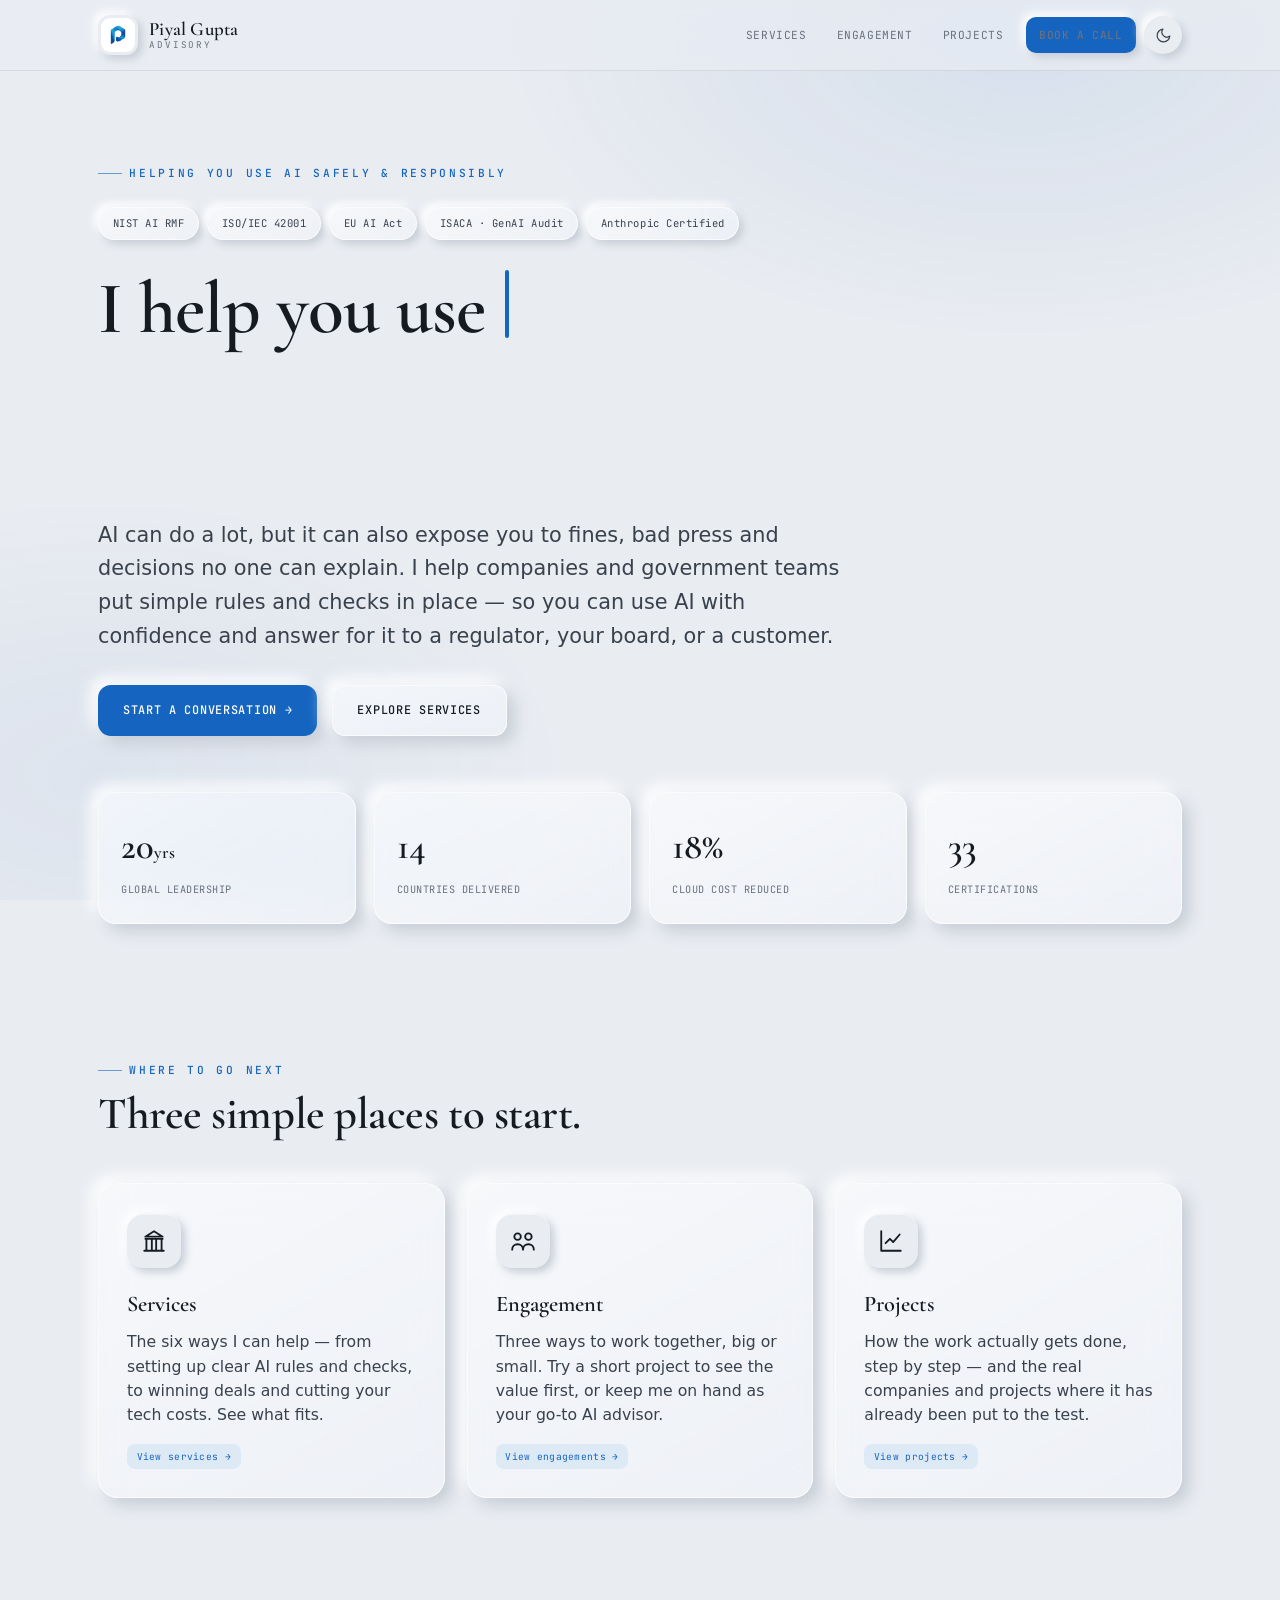
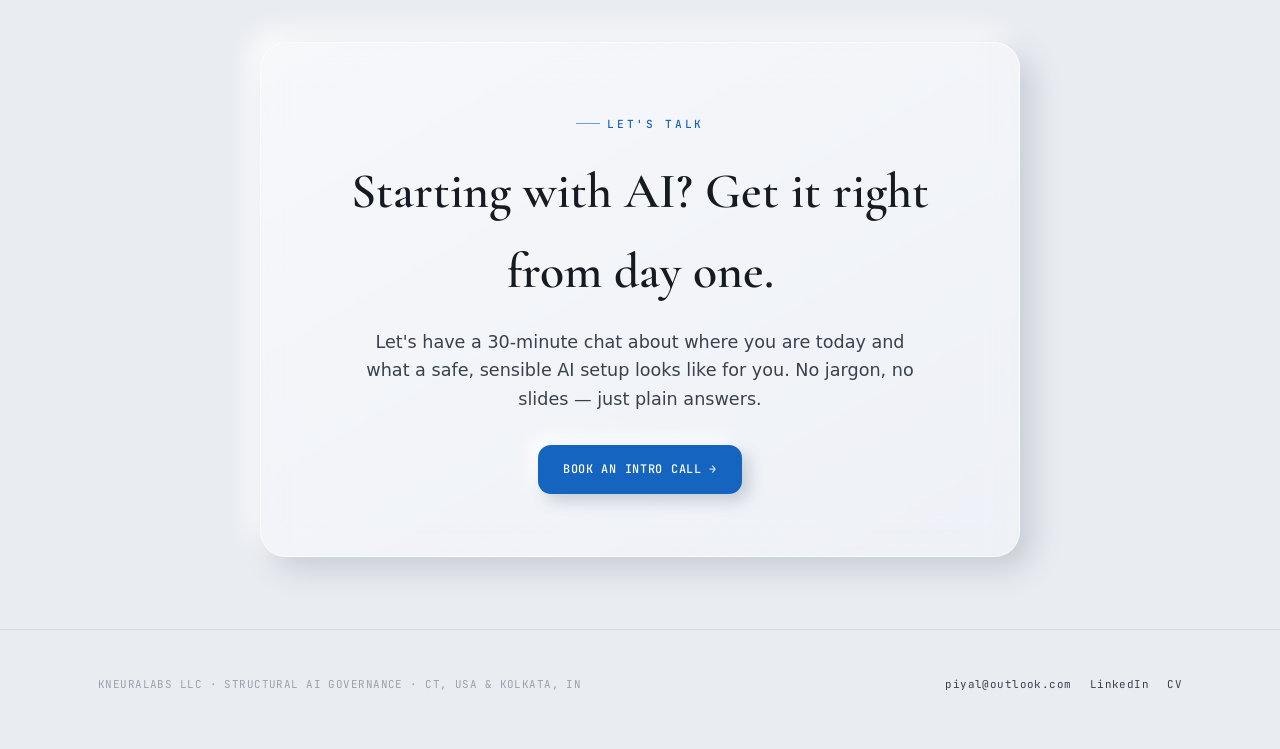
<file: index.html>
<!DOCTYPE html>
<html lang="en" data-theme="light">
<head>
<meta charset="UTF-8">
<meta name="viewport" content="width=device-width, initial-scale=1.0">
<title>AI Governance Advisory & Enterprise AI Consultant | Piyal Gupta</title>
<meta name="description" content="Piyal Gupta — AI governance advisory and enterprise AI consultant. Audit-ready AI oversight, risk and compliance aligned to NIST AI RMF, ISO/IEC 42001 and the EU AI Act, backed by two decades of global delivery and commercial leadership.">
<meta name="keywords" content="AI governance, AI governance advisory, enterprise AI consultant, AI risk management, AI compliance, NIST AI RMF, ISO/IEC 42001, EU AI Act, responsible AI, AI audit, AI oversight, AI strategy consultant, Piyal Gupta">
<meta name="author" content="Piyal Gupta">
<meta name="robots" content="index, follow, max-image-preview:large, max-snippet:-1, max-video-preview:-1">
<link rel="canonical" href="https://piyal.in/">

<!-- Open Graph -->
<meta property="og:site_name" content="Piyal Gupta Advisory">
<meta property="og:title" content="AI Governance Advisory & Enterprise AI Consultant | Piyal Gupta">
<meta property="og:description" content="Make AI governable. Audit-ready AI oversight, risk and compliance aligned to NIST AI RMF · ISO/IEC 42001 · EU AI Act.">
<meta property="og:type" content="website">
<meta property="og:url" content="https://piyal.in/">
<meta property="og:image" content="https://piyal.in/logo.jpg">
<meta property="og:locale" content="en_US">
<meta name="twitter:card" content="summary_large_image">
<meta name="twitter:title" content="AI Governance Advisory & Enterprise AI Consultant | Piyal Gupta">
<meta name="twitter:description" content="Make AI governable. Audit-ready AI oversight aligned to NIST AI RMF · ISO/IEC 42001 · EU AI Act.">
<meta name="twitter:image" content="https://piyal.in/logo.jpg">
<meta name="theme-color" content="#1565C0">

<link rel="icon" href="logo.jpg">
<link rel="preconnect" href="https://fonts.googleapis.com">
<link rel="preconnect" href="https://fonts.gstatic.com" crossorigin>
<link href="https://fonts.googleapis.com/css2?family=Cormorant+Garamond:ital,wght@0,400;0,500;0,600;1,400;1,500&family=EB+Garamond:ital,wght@0,400;0,500;1,400&family=JetBrains+Mono:wght@400;500&display=swap" rel="stylesheet">
<link rel="stylesheet" href="styles.css">

<script type="application/ld+json">
{
  "@context": "https://schema.org",
  "@graph": [
    {
      "@type": "WebSite",
      "@id": "https://piyal.in/#website",
      "url": "https://piyal.in/",
      "name": "Piyal Gupta Advisory",
      "description": "AI governance advisory and enterprise AI consulting.",
      "publisher": { "@id": "https://piyal.in/#person" },
      "inLanguage": "en"
    },
    {
      "@type": "Person",
      "@id": "https://piyal.in/#person",
      "name": "Piyal Gupta",
      "url": "https://piyal.in/",
      "image": "https://piyal.in/logo.jpg",
      "jobTitle": "AI Governance Advisor & Enterprise AI Consultant",
      "description": "AI governance advisor helping enterprises and government teams adopt AI safely with audit-ready oversight aligned to NIST AI RMF, ISO/IEC 42001 and the EU AI Act.",
      "worksFor": { "@id": "https://piyal.in/#organization" },
      "knowsAbout": ["AI Governance","AI Risk Management","AI Compliance","NIST AI RMF","ISO/IEC 42001","EU AI Act","Responsible AI","Enterprise AI Strategy","AI Audit Assurance"],
      "sameAs": ["https://linkedin.com/in/piyal","https://piyalgupta.github.io/cv/"]
    },
    {
      "@type": "ProfessionalService",
      "@id": "https://piyal.in/#organization",
      "name": "Kneuralabs — Structural AI Governance",
      "url": "https://piyal.in/",
      "image": "https://piyal.in/logo.jpg",
      "logo": "https://piyal.in/logo.jpg",
      "description": "Structural AI governance and enterprise AI advisory: audit-ready oversight, risk and compliance aligned to NIST AI RMF, ISO/IEC 42001 and the EU AI Act.",
      "founder": { "@id": "https://piyal.in/#person" },
      "areaServed": "Worldwide",
      "knowsAbout": ["AI Governance","AI Risk & Audit Assurance","Enterprise AI Adoption","NIST AI RMF","ISO/IEC 42001","EU AI Act"],
      "address": [
        { "@type": "PostalAddress", "addressRegion": "CT", "addressCountry": "US" },
        { "@type": "PostalAddress", "addressLocality": "Kolkata", "addressCountry": "IN" }
      ],
      "sameAs": ["https://linkedin.com/in/piyal"]
    }
  ]
}
</script>
</head>
<body>

<header class="bar">
  <div class="wrap">
    <a class="brand" href="index.html">
      <img src="logo.jpg" alt="Piyal Gupta logo" width="42" height="42">
      <span class="bt"><b>Piyal Gupta</b><span>Advisory</span></span>
    </a>
    <div class="bar-right">
      <nav id="nav">
        <a class="nav-link" href="services.html">Services</a>
        <a class="nav-link" href="engagement.html">Engagement</a>
        <a class="nav-link" href="projects.html">Projects</a>
        <a class="nav-link cta-mini" href="mailto:piyal@outlook.com?subject=AI%20Governance%20Advisory%20%E2%80%94%20intro%20call">Book a call</a>
      </nav>
      <button class="theme-btn" id="themeBtn" aria-label="Toggle theme"><svg viewBox="0 0 24 24"><path d="M21 12.8A9 9 0 1 1 11.2 3 7 7 0 0 0 21 12.8z"/></svg></button>
      <button class="menu-btn" id="menuBtn" aria-label="Menu" aria-controls="nav" aria-expanded="false"><svg viewBox="0 0 24 24"><path d="M4 7h16M4 12h16M4 17h16"/></svg></button>
    </div>
  </div>
</header>

<!-- Hero -->
<section class="hero">
  <div class="wrap">
    <span class="eyebrow">Helping you use AI safely &amp; responsibly</span>
    <div class="badge-row">
      <span class="badge">NIST AI RMF</span>
      <span class="badge">ISO/IEC 42001</span>
      <span class="badge">EU AI Act</span>
      <span class="badge">ISACA · GenAI Audit</span>
      <span class="badge">Anthropic Certified</span>
    </div>
    <h1 data-typewriter>I help you use AI <span class="grad">safely</span> — before it goes wrong.</h1>
    <p class="lede">AI can do a lot, but it can also expose you to fines, bad press and decisions no one can explain. I help companies and government teams put simple rules and checks in place — so you can use AI with confidence and answer for it to a regulator, your board, or a customer.</p>
    <div class="actions">
      <a href="mailto:piyal@outlook.com?subject=AI%20Governance%20Advisory%20%E2%80%94%20intro%20call" class="btn btn-primary">Start a conversation →</a>
      <a href="services.html" class="btn btn-ghost">Explore services</a>
    </div>

    <div class="stats">
      <div class="stat reveal"><div class="n">20<span style="font-size:1.1rem">yrs</span></div><div class="l">Global leadership</div></div>
      <div class="stat reveal"><div class="n">14</div><div class="l">Countries delivered</div></div>
      <div class="stat reveal"><div class="n">18%</div><div class="l">Cloud cost reduced</div></div>
      <div class="stat reveal"><div class="n">33</div><div class="l">Certifications</div></div>
    </div>
  </div>
</section>

<!-- Explore -->
<section>
  <div class="wrap">
    <div class="sec-head reveal">
      <span class="eyebrow">Where to go next</span>
      <h2>Three simple places to start.</h2>
    </div>
    <div class="svc-grid">
      <a class="svc reveal" href="services.html" style="text-decoration:none">
        <div class="ic g-blue"><svg viewBox="0 0 24 24"><path d="M12 3l8 5H4zM4 10h16M5 21V10M10 21V10M14 21V10M19 21V10M3 21h18"/></svg></div>
        <h3>Services</h3>
        <p>The six ways I can help — from setting up clear AI rules and checks, to winning deals and cutting your tech costs. See what fits.</p>
        <div class="tags"><span>View services →</span></div>
      </a>
      <a class="svc reveal" href="engagement.html" style="text-decoration:none">
        <div class="ic g-pink"><svg viewBox="0 0 24 24"><circle cx="7" cy="8" r="3"/><circle cx="17" cy="8" r="3"/><path d="M2 20c0-3 2.2-5 5-5s5 2 5 5M12 20c0-3 2.2-5 5-5s5 2 5 5"/></svg></div>
        <h3>Engagement</h3>
        <p>Three ways to work together, big or small. Try a short project to see the value first, or keep me on hand as your go-to AI advisor.</p>
        <div class="tags"><span>View engagements →</span></div>
      </a>
      <a class="svc reveal" href="projects.html" style="text-decoration:none">
        <div class="ic g-green"><svg viewBox="0 0 24 24"><path d="M3 3v18h18M7 14l4-4 3 3 6-7"/></svg></div>
        <h3>Projects</h3>
        <p>How the work actually gets done, step by step — and the real companies and projects where it has already been put to the test.</p>
        <div class="tags"><span>View projects →</span></div>
      </a>
    </div>
  </div>
</section>

<!-- Final CTA -->
<section id="contact" class="final">
  <div class="wrap">
    <div class="panel reveal">
      <span class="eyebrow" style="justify-content:center">Let's talk</span>
      <h2 style="margin-top:18px">Starting with AI? Get it right from day one.</h2>
      <p>Let's have a 30-minute chat about where you are today and what a safe, sensible AI setup looks like for you. No jargon, no slides — just plain answers.</p>
      <div class="actions">
        <a href="mailto:piyal@outlook.com?subject=AI%20Governance%20Advisory%20%E2%80%94%20intro%20call" class="btn btn-primary">Book an intro call →</a>
      </div>
    </div>
  </div>
</section>

<footer>
  <div class="wrap">
    <div class="mono">KNEURALABS LLC · STRUCTURAL AI GOVERNANCE · CT, USA &amp; KOLKATA, IN</div>
    <div class="mono" style="display:flex;gap:18px">
      <a href="mailto:piyal@outlook.com">piyal@outlook.com</a>
      <a href="https://linkedin.com/in/piyal" target="_blank" rel="noopener">LinkedIn</a>
      <a href="https://piyalgupta.github.io/cv/" target="_blank" rel="noopener">CV</a>
    </div>
  </div>
</footer>

<script src="app.js"></script>
</body>
</html>
</file>
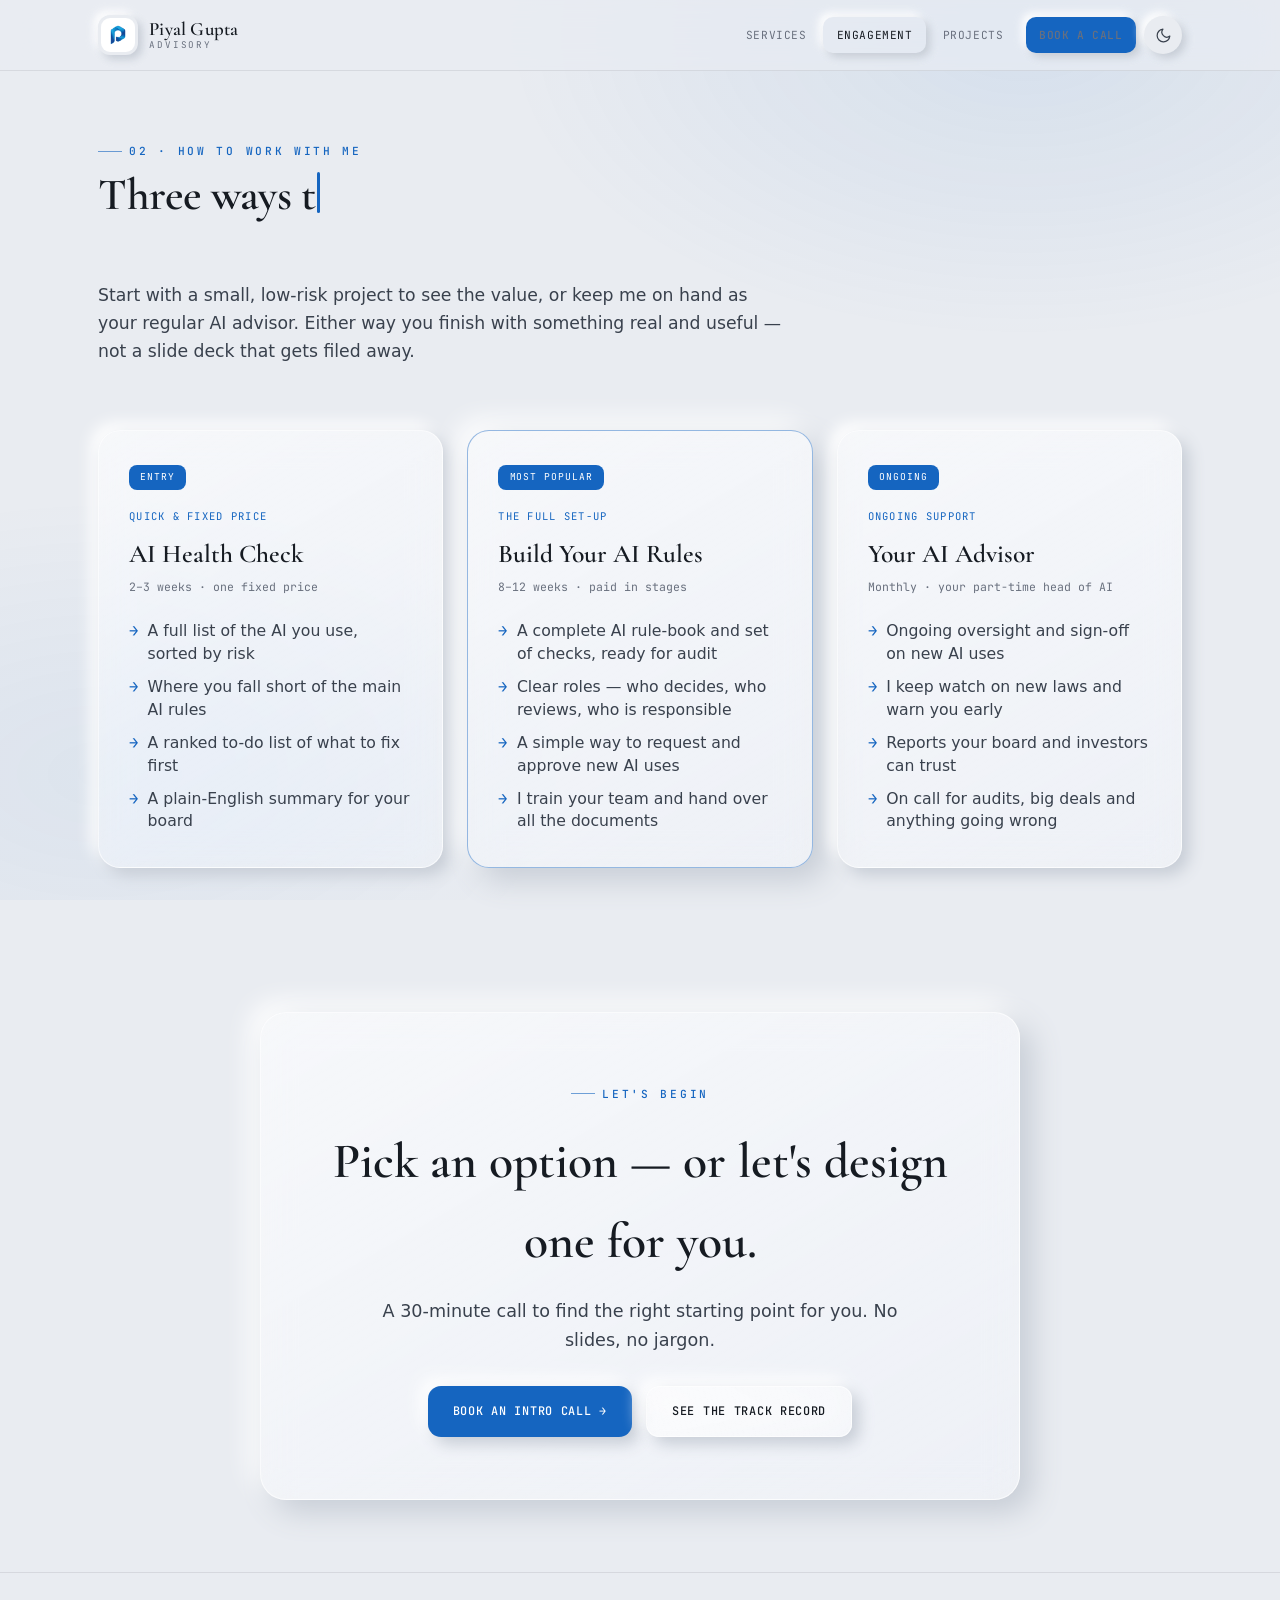
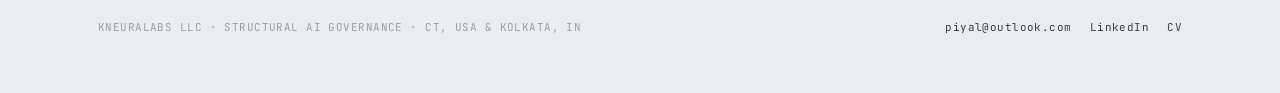
<file: engagement.html>
<!DOCTYPE html>
<html lang="en" data-theme="light">
<head>
<meta charset="UTF-8">
<meta name="viewport" content="width=device-width, initial-scale=1.0">
<title>AI Advisory Engagement Models | Piyal Gupta</title>
<meta name="description" content="Three ways to work with AI governance advisor Piyal Gupta — an AI Readiness Sprint, a Governance Build, or a fractional AI Advisor on Retainer. Every engagement ends with something you own.">
<meta name="keywords" content="AI advisory engagement, AI readiness sprint, AI governance build, fractional AI advisor, AI consultant retainer">
<meta name="author" content="Piyal Gupta">
<meta name="robots" content="index, follow, max-image-preview:large, max-snippet:-1">
<link rel="canonical" href="https://piyal.in/engagement.html">
<meta property="og:site_name" content="Piyal Gupta Advisory">
<meta property="og:title" content="AI Advisory Engagement Models | Piyal Gupta">
<meta property="og:description" content="Three ways to work together — AI Readiness Sprint, Governance Build, or Advisor on Retainer.">
<meta property="og:type" content="website">
<meta property="og:url" content="https://piyal.in/engagement.html">
<meta property="og:image" content="https://piyal.in/logo.jpg">
<meta name="twitter:card" content="summary_large_image">
<meta name="twitter:image" content="https://piyal.in/logo.jpg">
<meta name="theme-color" content="#1565C0">
<link rel="icon" href="logo.jpg">
<link rel="preconnect" href="https://fonts.googleapis.com">
<link rel="preconnect" href="https://fonts.gstatic.com" crossorigin>
<link href="https://fonts.googleapis.com/css2?family=Cormorant+Garamond:ital,wght@0,400;0,500;0,600;1,400;1,500&family=EB+Garamond:ital,wght@0,400;0,500;1,400&family=JetBrains+Mono:wght@400;500&display=swap" rel="stylesheet">
<link rel="stylesheet" href="styles.css">
</head>
<body>

<header class="bar">
  <div class="wrap">
    <a class="brand" href="index.html">
      <img src="logo.jpg" alt="Piyal Gupta logo" width="42" height="42">
      <span class="bt"><b>Piyal Gupta</b><span>Advisory</span></span>
    </a>
    <div class="bar-right">
      <nav id="nav">
        <a class="nav-link" href="services.html">Services</a>
        <a class="nav-link active" href="engagement.html">Engagement</a>
        <a class="nav-link" href="projects.html">Projects</a>
        <a class="nav-link cta-mini" href="mailto:piyal@outlook.com?subject=AI%20Governance%20Advisory%20%E2%80%94%20intro%20call">Book a call</a>
      </nav>
      <button class="theme-btn" id="themeBtn" aria-label="Toggle theme"><svg viewBox="0 0 24 24"><path d="M21 12.8A9 9 0 1 1 11.2 3 7 7 0 0 0 21 12.8z"/></svg></button>
      <button class="menu-btn" id="menuBtn" aria-label="Menu" aria-controls="nav" aria-expanded="false"><svg viewBox="0 0 24 24"><path d="M4 7h16M4 12h16M4 17h16"/></svg></button>
    </div>
  </div>
</header>

<section class="page-head">
  <div class="wrap">
    <div class="sec-head">
      <span class="eyebrow">02 · How to work with me</span>
      <h1 data-typewriter>Three ways to work together — pick what suits you.</h1>
      <p>Start with a small, low-risk project to see the value, or keep me on hand as your regular AI advisor. Either way you finish with something real and useful — not a slide deck that gets filed away.</p>
    </div>
  </div>
</section>

<section style="padding-top:20px">
  <div class="wrap">
    <div class="eng-grid">
      <div class="eng reveal">
        <span class="pill">Entry</span>
        <span class="kicker">Quick &amp; fixed price</span>
        <h3>AI Health Check</h3>
        <div class="meta">2–3 weeks · one fixed price</div>
        <ul>
          <li>A full list of the AI you use, sorted by risk</li>
          <li>Where you fall short of the main AI rules</li>
          <li>A ranked to-do list of what to fix first</li>
          <li>A plain-English summary for your board</li>
        </ul>
      </div>

      <div class="eng feature reveal">
        <span class="pill">Most popular</span>
        <span class="kicker">The full set-up</span>
        <h3>Build Your AI Rules</h3>
        <div class="meta">8–12 weeks · paid in stages</div>
        <ul>
          <li>A complete AI rule-book and set of checks, ready for audit</li>
          <li>Clear roles — who decides, who reviews, who is responsible</li>
          <li>A simple way to request and approve new AI uses</li>
          <li>I train your team and hand over all the documents</li>
        </ul>
      </div>

      <div class="eng reveal">
        <span class="pill">Ongoing</span>
        <span class="kicker">Ongoing support</span>
        <h3>Your AI Advisor</h3>
        <div class="meta">Monthly · your part-time head of AI</div>
        <ul>
          <li>Ongoing oversight and sign-off on new AI uses</li>
          <li>I keep watch on new laws and warn you early</li>
          <li>Reports your board and investors can trust</li>
          <li>On call for audits, big deals and anything going wrong</li>
        </ul>
      </div>
    </div>
  </div>
</section>

<section class="final">
  <div class="wrap">
    <div class="panel reveal">
      <span class="eyebrow" style="justify-content:center">Let's begin</span>
      <h2 style="margin-top:18px">Pick an option — or let's design one for you.</h2>
      <p>A 30-minute call to find the right starting point for you. No slides, no jargon.</p>
      <div class="actions">
        <a href="mailto:piyal@outlook.com?subject=AI%20Governance%20Advisory%20%E2%80%94%20intro%20call" class="btn btn-primary">Book an intro call →</a>
        <a href="projects.html" class="btn btn-ghost">See the track record</a>
      </div>
    </div>
  </div>
</section>

<footer>
  <div class="wrap">
    <div class="mono">KNEURALABS LLC · STRUCTURAL AI GOVERNANCE · CT, USA &amp; KOLKATA, IN</div>
    <div class="mono" style="display:flex;gap:18px">
      <a href="mailto:piyal@outlook.com">piyal@outlook.com</a>
      <a href="https://linkedin.com/in/piyal" target="_blank" rel="noopener">LinkedIn</a>
      <a href="https://piyalgupta.github.io/cv/" target="_blank" rel="noopener">CV</a>
    </div>
  </div>
</footer>

<script src="app.js"></script>
</body>
</html>
</file>
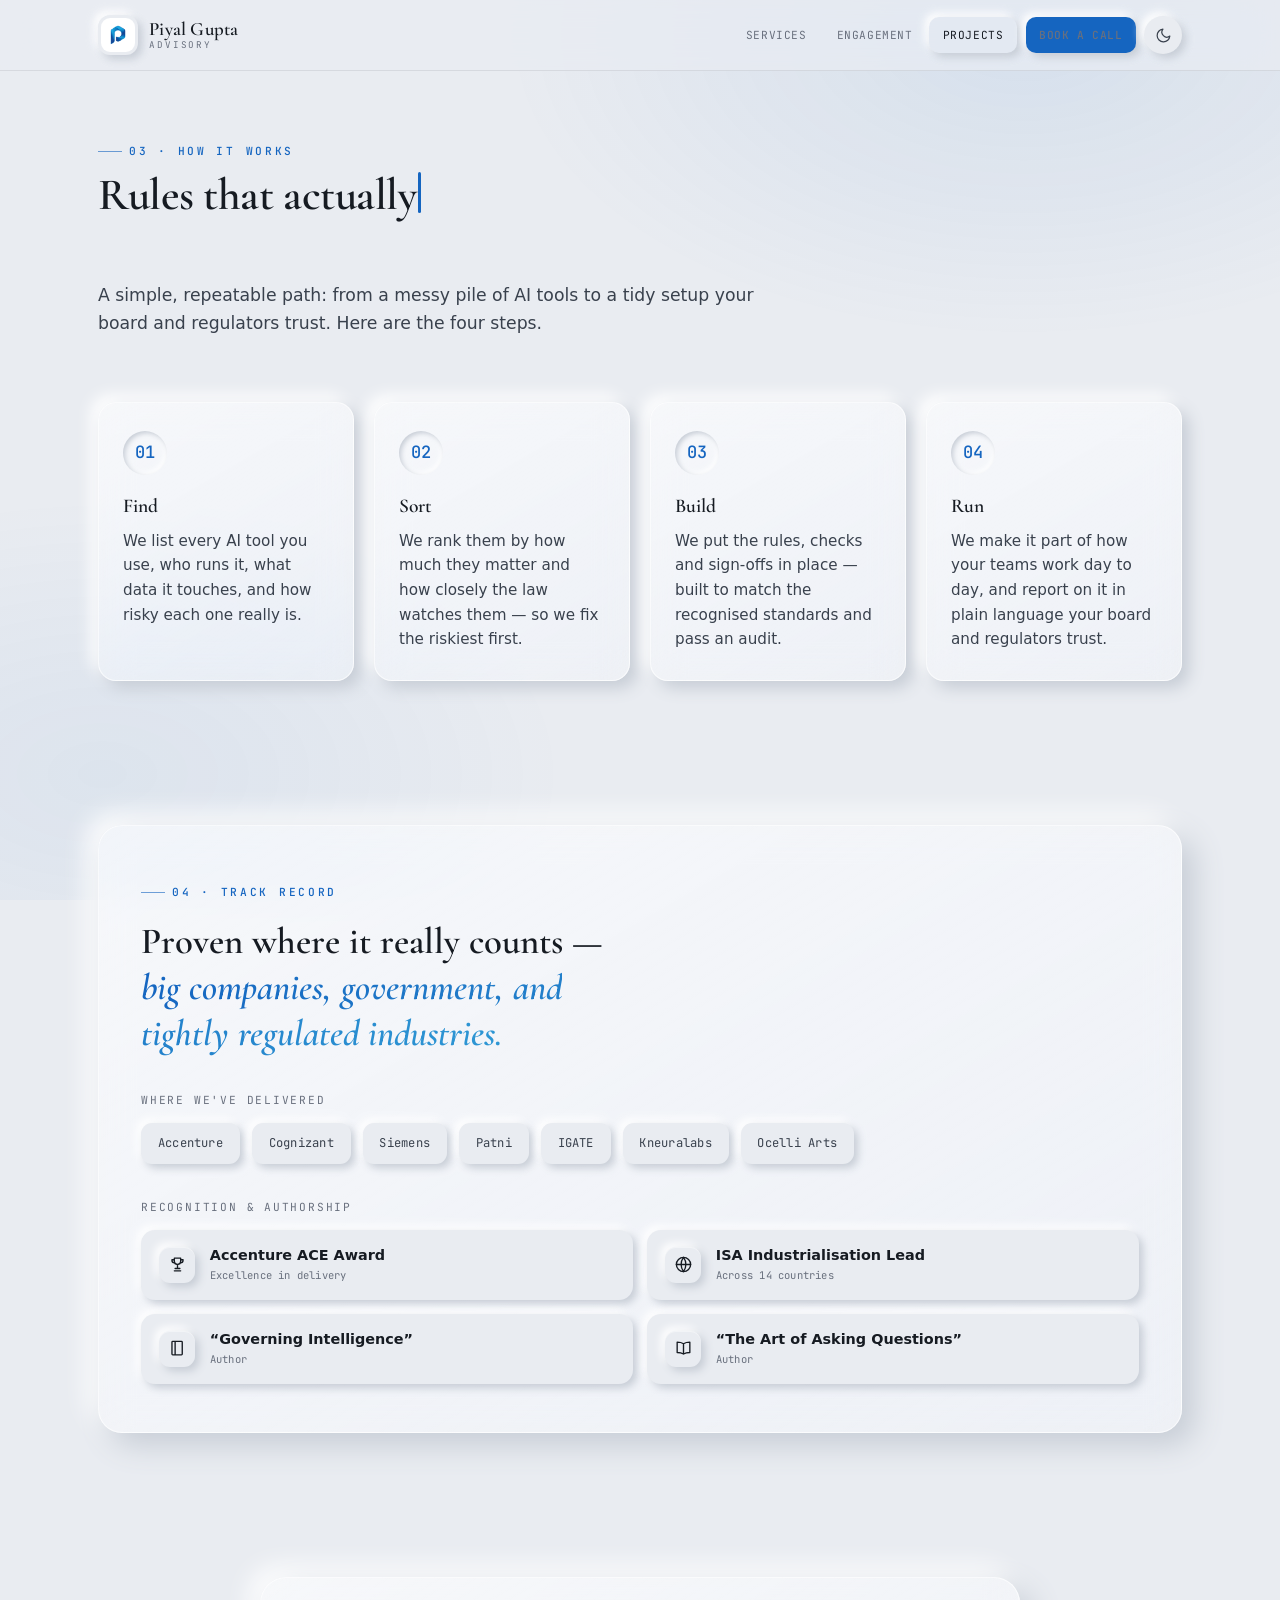
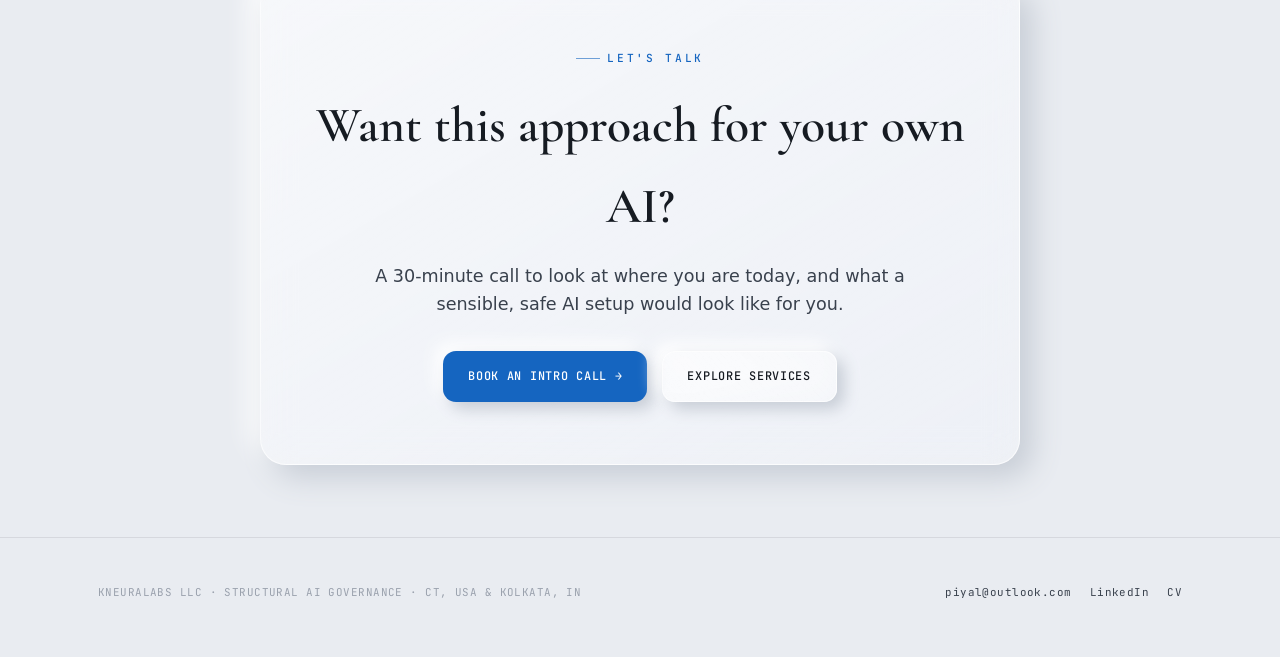
<file: projects.html>
<!DOCTYPE html>
<html lang="en" data-theme="light">
<head>
<meta charset="UTF-8">
<meta name="viewport" content="width=device-width, initial-scale=1.0">
<title>AI Governance Track Record & Method | Piyal Gupta</title>
<meta name="description" content="The method behind AI governance that ships, and a proven track record — enterprise delivery, public sector and regulated industries across 14 countries, with Accenture, Cognizant, Siemens and more.">
<meta name="keywords" content="AI governance track record, AI governance method, enterprise AI delivery, regulated industries AI, Piyal Gupta projects">
<meta name="author" content="Piyal Gupta">
<meta name="robots" content="index, follow, max-image-preview:large, max-snippet:-1">
<link rel="canonical" href="https://piyal.in/projects.html">
<meta property="og:site_name" content="Piyal Gupta Advisory">
<meta property="og:title" content="AI Governance Track Record & Method | Piyal Gupta">
<meta property="og:description" content="Proven across enterprise, public sector and regulated industries in 14 countries.">
<meta property="og:type" content="website">
<meta property="og:url" content="https://piyal.in/projects.html">
<meta property="og:image" content="https://piyal.in/logo.jpg">
<meta name="twitter:card" content="summary_large_image">
<meta name="twitter:image" content="https://piyal.in/logo.jpg">
<meta name="theme-color" content="#1565C0">
<link rel="icon" href="logo.jpg">
<link rel="preconnect" href="https://fonts.googleapis.com">
<link rel="preconnect" href="https://fonts.gstatic.com" crossorigin>
<link href="https://fonts.googleapis.com/css2?family=Cormorant+Garamond:ital,wght@0,400;0,500;0,600;1,400;1,500&family=EB+Garamond:ital,wght@0,400;0,500;1,400&family=JetBrains+Mono:wght@400;500&display=swap" rel="stylesheet">
<link rel="stylesheet" href="styles.css">
</head>
<body>

<header class="bar">
  <div class="wrap">
    <a class="brand" href="index.html">
      <img src="logo.jpg" alt="Piyal Gupta logo" width="42" height="42">
      <span class="bt"><b>Piyal Gupta</b><span>Advisory</span></span>
    </a>
    <div class="bar-right">
      <nav id="nav">
        <a class="nav-link" href="services.html">Services</a>
        <a class="nav-link" href="engagement.html">Engagement</a>
        <a class="nav-link active" href="projects.html">Projects</a>
        <a class="nav-link cta-mini" href="mailto:piyal@outlook.com?subject=AI%20Governance%20Advisory%20%E2%80%94%20intro%20call">Book a call</a>
      </nav>
      <button class="theme-btn" id="themeBtn" aria-label="Toggle theme"><svg viewBox="0 0 24 24"><path d="M21 12.8A9 9 0 1 1 11.2 3 7 7 0 0 0 21 12.8z"/></svg></button>
      <button class="menu-btn" id="menuBtn" aria-label="Menu" aria-controls="nav" aria-expanded="false"><svg viewBox="0 0 24 24"><path d="M4 7h16M4 12h16M4 17h16"/></svg></button>
    </div>
  </div>
</header>

<section class="page-head">
  <div class="wrap">
    <div class="sec-head">
      <span class="eyebrow">03 · How it works</span>
      <h1 data-typewriter>Rules that actually get used — not rules that gather dust.</h1>
      <p>A simple, repeatable path: from a messy pile of AI tools to a tidy setup your board and regulators trust. Here are the four steps.</p>
    </div>
  </div>
</section>

<section style="padding-top:20px">
  <div class="wrap">
    <div class="proc">
      <div class="step reveal"><div class="no"></div><h4>Find</h4><p>We list every AI tool you use, who runs it, what data it touches, and how risky each one really is.</p></div>
      <div class="step reveal"><div class="no"></div><h4>Sort</h4><p>We rank them by how much they matter and how closely the law watches them — so we fix the riskiest first.</p></div>
      <div class="step reveal"><div class="no"></div><h4>Build</h4><p>We put the rules, checks and sign-offs in place — built to match the recognised standards and pass an audit.</p></div>
      <div class="step reveal"><div class="no"></div><h4>Run</h4><p>We make it part of how your teams work day to day, and report on it in plain language your board and regulators trust.</p></div>
    </div>
  </div>
</section>

<section>
  <div class="wrap">
    <div class="cred reveal">
      <span class="eyebrow">04 · Track record</span>
      <p class="quote" style="margin-top:18px">Proven where it really counts — <span class="grad">big companies, government, and tightly regulated industries.</span></p>

      <p class="cred-label">Where we've delivered</p>
      <div class="row logos">
        <span class="logo">Accenture</span>
        <span class="logo">Cognizant</span>
        <span class="logo">Siemens</span>
        <span class="logo">Patni</span>
        <span class="logo">IGATE</span>
        <span class="logo">Kneuralabs</span>
        <span class="logo">Ocelli Arts</span>
      </div>

      <p class="cred-label">Recognition &amp; authorship</p>
      <div class="award-grid">
        <div class="award-card">
          <span class="ti g-gold"><svg viewBox="0 0 24 24"><path d="M8 4h8v4a4 4 0 0 1-8 0zM8 6H5v1a3 3 0 0 0 3 3M16 6h3v1a3 3 0 0 1-3 3M9 17h6M8 20h8M12 13v4"/></svg></span>
          <div class="award-text"><strong>Accenture ACE Award</strong><span>Excellence in delivery</span></div>
        </div>
        <div class="award-card">
          <span class="ti g-blue"><svg viewBox="0 0 24 24"><circle cx="12" cy="12" r="9"/><path d="M3 12h18M12 3a15 15 0 0 1 0 18M12 3a15 15 0 0 0 0 18"/></svg></span>
          <div class="award-text"><strong>ISA Industrialisation Lead</strong><span>Across 14 countries</span></div>
        </div>
        <div class="award-card">
          <span class="ti g-purple"><svg viewBox="0 0 24 24"><path d="M6 3h11a1 1 0 0 1 1 1v15a1 1 0 0 1-1 1H6a1 1 0 0 1-1-1V4a1 1 0 0 1 1-1zM9 3v17"/></svg></span>
          <div class="award-text"><strong>“Governing Intelligence”</strong><span>Author</span></div>
        </div>
        <div class="award-card">
          <span class="ti g-teal"><svg viewBox="0 0 24 24"><path d="M12 6c-2-1.3-4.5-2-8-2v13c3.5 0 6 .7 8 2 2-1.3 4.5-2 8-2V4c-3.5 0-6 .7-8 2zM12 6v13"/></svg></span>
          <div class="award-text"><strong>“The Art of Asking Questions”</strong><span>Author</span></div>
        </div>
      </div>
    </div>
  </div>
</section>

<section class="final">
  <div class="wrap">
    <div class="panel reveal">
      <span class="eyebrow" style="justify-content:center">Let's talk</span>
      <h2 style="margin-top:18px">Want this approach for your own AI?</h2>
      <p>A 30-minute call to look at where you are today, and what a sensible, safe AI setup would look like for you.</p>
      <div class="actions">
        <a href="mailto:piyal@outlook.com?subject=AI%20Governance%20Advisory%20%E2%80%94%20intro%20call" class="btn btn-primary">Book an intro call →</a>
        <a href="services.html" class="btn btn-ghost">Explore services</a>
      </div>
    </div>
  </div>
</section>

<footer>
  <div class="wrap">
    <div class="mono">KNEURALABS LLC · STRUCTURAL AI GOVERNANCE · CT, USA &amp; KOLKATA, IN</div>
    <div class="mono" style="display:flex;gap:18px">
      <a href="mailto:piyal@outlook.com">piyal@outlook.com</a>
      <a href="https://linkedin.com/in/piyal" target="_blank" rel="noopener">LinkedIn</a>
      <a href="https://piyalgupta.github.io/cv/" target="_blank" rel="noopener">CV</a>
    </div>
  </div>
</footer>

<script src="app.js"></script>
</body>
</html>
</file>
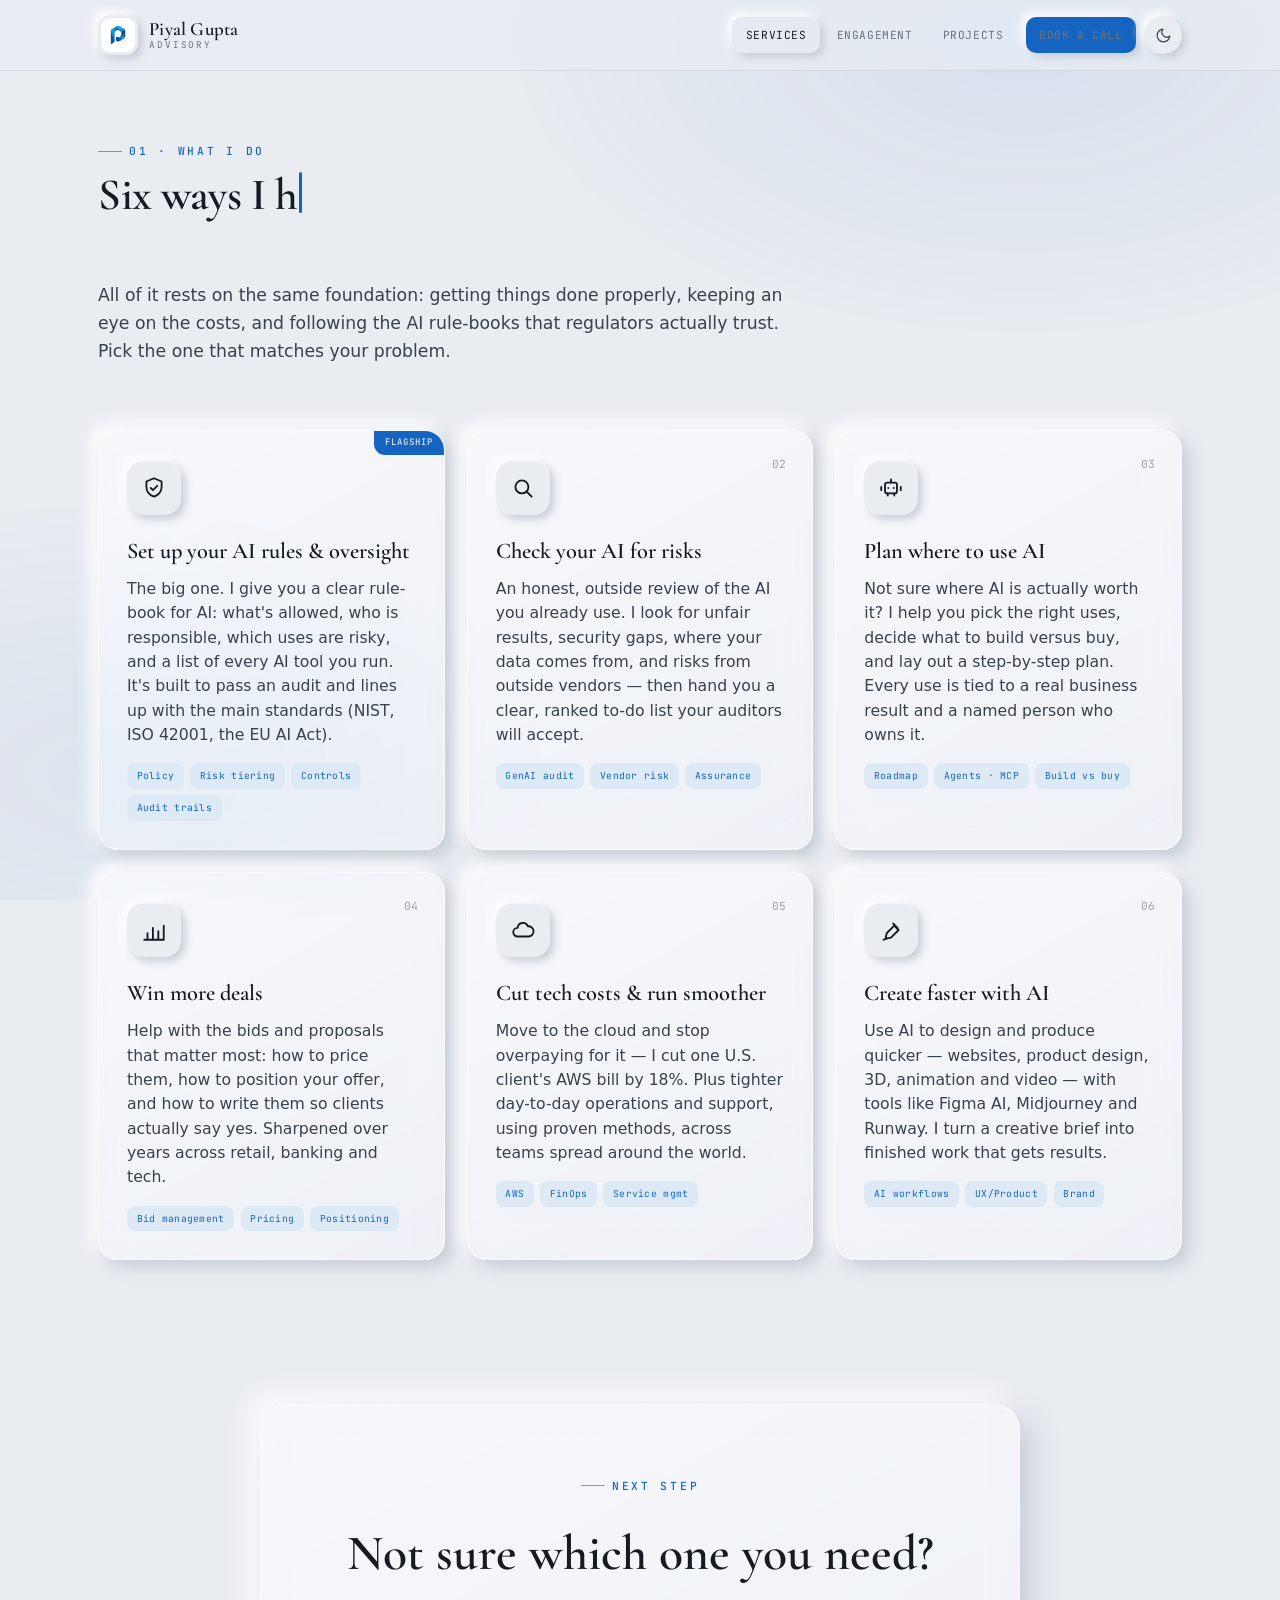
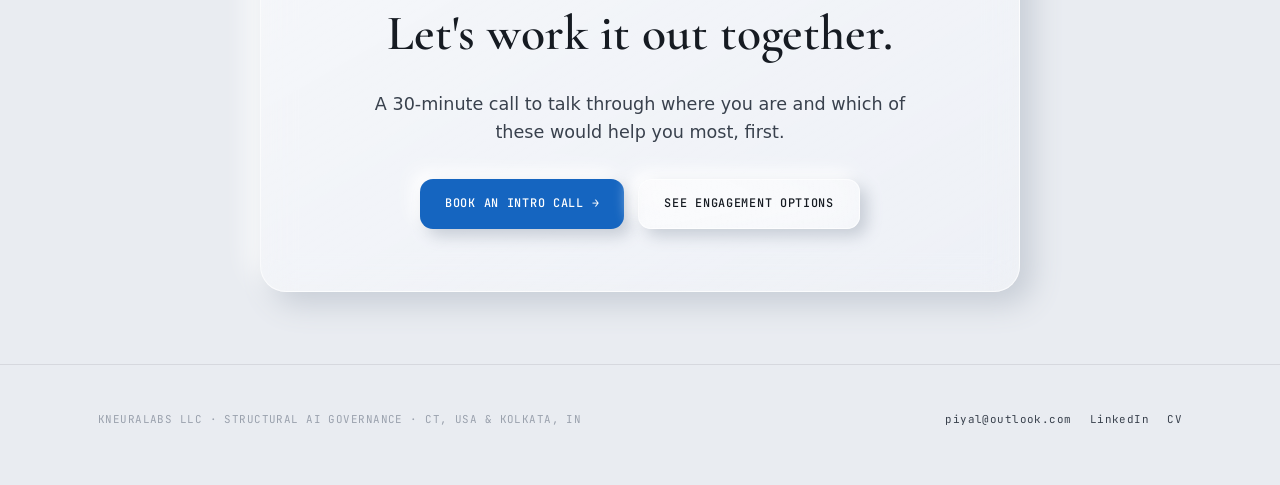
<file: services.html>
<!DOCTYPE html>
<html lang="en" data-theme="light">
<head>
<meta charset="UTF-8">
<meta name="viewport" content="width=device-width, initial-scale=1.0">
<title>AI Governance & Enterprise AI Services | Piyal Gupta</title>
<meta name="description" content="Six AI advisory services: AI governance & oversight, AI risk & audit assurance, enterprise AI adoption strategy, bid strategy & GTM, cloud transformation and AI-augmented creative — aligned to NIST AI RMF, ISO/IEC 42001 and the EU AI Act.">
<meta name="keywords" content="AI governance services, AI risk audit, enterprise AI adoption, AI compliance consulting, NIST AI RMF, ISO/IEC 42001, EU AI Act, AI strategy consultant">
<meta name="author" content="Piyal Gupta">
<meta name="robots" content="index, follow, max-image-preview:large, max-snippet:-1">
<link rel="canonical" href="https://piyal.in/services.html">
<meta property="og:site_name" content="Piyal Gupta Advisory">
<meta property="og:title" content="AI Governance & Enterprise AI Services | Piyal Gupta">
<meta property="og:description" content="Six AI advisory services — governance, audit assurance, adoption strategy, bid strategy, cloud transformation and AI-augmented creative.">
<meta property="og:type" content="website">
<meta property="og:url" content="https://piyal.in/services.html">
<meta property="og:image" content="https://piyal.in/logo.jpg">
<meta name="twitter:card" content="summary_large_image">
<meta name="twitter:image" content="https://piyal.in/logo.jpg">
<meta name="theme-color" content="#1565C0">
<link rel="icon" href="logo.jpg">
<link rel="preconnect" href="https://fonts.googleapis.com">
<link rel="preconnect" href="https://fonts.gstatic.com" crossorigin>
<link href="https://fonts.googleapis.com/css2?family=Cormorant+Garamond:ital,wght@0,400;0,500;0,600;1,400;1,500&family=EB+Garamond:ital,wght@0,400;0,500;1,400&family=JetBrains+Mono:wght@400;500&display=swap" rel="stylesheet">
<link rel="stylesheet" href="styles.css">
<script type="application/ld+json">
{
  "@context": "https://schema.org",
  "@type": "Service",
  "serviceType": "AI Governance & Enterprise AI Advisory",
  "provider": { "@type": "Person", "name": "Piyal Gupta", "url": "https://piyal.in/" },
  "areaServed": "Worldwide",
  "description": "Six AI advisory services helping enterprises and government adopt AI safely.",
  "hasOfferCatalog": {
    "@type": "OfferCatalog",
    "name": "AI Advisory Services",
    "itemListElement": [
      { "@type": "Offer", "itemOffered": { "@type": "Service", "name": "AI Governance & Oversight" } },
      { "@type": "Offer", "itemOffered": { "@type": "Service", "name": "AI Risk & Audit Assurance" } },
      { "@type": "Offer", "itemOffered": { "@type": "Service", "name": "Enterprise AI Adoption Strategy" } },
      { "@type": "Offer", "itemOffered": { "@type": "Service", "name": "Bid Strategy & Enterprise GTM" } },
      { "@type": "Offer", "itemOffered": { "@type": "Service", "name": "Cloud & Delivery Transformation" } },
      { "@type": "Offer", "itemOffered": { "@type": "Service", "name": "AI-Augmented Creative & Product" } }
    ]
  }
}
</script>
</head>
<body>

<header class="bar">
  <div class="wrap">
    <a class="brand" href="index.html">
      <img src="logo.jpg" alt="Piyal Gupta logo" width="42" height="42">
      <span class="bt"><b>Piyal Gupta</b><span>Advisory</span></span>
    </a>
    <div class="bar-right">
      <nav id="nav">
        <a class="nav-link active" href="services.html">Services</a>
        <a class="nav-link" href="engagement.html">Engagement</a>
        <a class="nav-link" href="projects.html">Projects</a>
        <a class="nav-link cta-mini" href="mailto:piyal@outlook.com?subject=AI%20Governance%20Advisory%20%E2%80%94%20intro%20call">Book a call</a>
      </nav>
      <button class="theme-btn" id="themeBtn" aria-label="Toggle theme"><svg viewBox="0 0 24 24"><path d="M21 12.8A9 9 0 1 1 11.2 3 7 7 0 0 0 21 12.8z"/></svg></button>
      <button class="menu-btn" id="menuBtn" aria-label="Menu" aria-controls="nav" aria-expanded="false"><svg viewBox="0 0 24 24"><path d="M4 7h16M4 12h16M4 17h16"/></svg></button>
    </div>
  </div>
</header>

<section class="page-head">
  <div class="wrap">
    <div class="sec-head">
      <span class="eyebrow">01 · What I do</span>
      <h1 data-typewriter>Six ways I help you use AI without losing control of it.</h1>
      <p>All of it rests on the same foundation: getting things done properly, keeping an eye on the costs, and following the AI rule-books that regulators actually trust. Pick the one that matches your problem.</p>
    </div>
  </div>
</section>

<section style="padding-top:20px">
  <div class="wrap">
    <div class="svc-grid">
      <article class="svc flag reveal">
        <span class="ribbon">Flagship</span>
        <div class="ic g-blue"><svg viewBox="0 0 24 24"><path d="M12 3l7 3v5c0 4.5-3 7.5-7 9-4-1.5-7-4.5-7-9V6z"/><path d="M9 12l2 2 4-4"/></svg></div>
        <h3>Set up your AI rules &amp; oversight</h3>
        <p>The big one. I give you a clear rule-book for AI: what's allowed, who is responsible, which uses are risky, and a list of every AI tool you run. It's built to pass an audit and lines up with the main standards (NIST, ISO 42001, the EU AI Act).</p>
        <div class="tags"><span>Policy</span><span>Risk tiering</span><span>Controls</span><span>Audit trails</span></div>
      </article>

      <article class="svc reveal">
        <span class="num">02</span>
        <div class="ic g-orange"><svg viewBox="0 0 24 24"><circle cx="11" cy="11" r="6"/><path d="M20 20l-4.3-4.3"/></svg></div>
        <h3>Check your AI for risks</h3>
        <p>An honest, outside review of the AI you already use. I look for unfair results, security gaps, where your data comes from, and risks from outside vendors — then hand you a clear, ranked to-do list your auditors will accept.</p>
        <div class="tags"><span>GenAI audit</span><span>Vendor risk</span><span>Assurance</span></div>
      </article>

      <article class="svc reveal">
        <span class="num">03</span>
        <div class="ic g-purple"><svg viewBox="0 0 24 24"><rect x="6.5" y="7" width="11" height="10" rx="2"/><path d="M12 4v3M9.5 12h.01M14.5 12h.01M9 17v2M15 17v2M3 11v3M21 11v3"/></svg></div>
        <h3>Plan where to use AI</h3>
        <p>Not sure where AI is actually worth it? I help you pick the right uses, decide what to build versus buy, and lay out a step-by-step plan. Every use is tied to a real business result and a named person who owns it.</p>
        <div class="tags"><span>Roadmap</span><span>Agents · MCP</span><span>Build vs buy</span></div>
      </article>

      <article class="svc reveal">
        <span class="num">04</span>
        <div class="ic g-green"><svg viewBox="0 0 24 24"><path d="M3 21h18M6 21v-6M11 21v-11M16 21v-8M21 21v-13"/></svg></div>
        <h3>Win more deals</h3>
        <p>Help with the bids and proposals that matter most: how to price them, how to position your offer, and how to write them so clients actually say yes. Sharpened over years across retail, banking and tech.</p>
        <div class="tags"><span>Bid management</span><span>Pricing</span><span>Positioning</span></div>
      </article>

      <article class="svc reveal">
        <span class="num">05</span>
        <div class="ic g-teal"><svg viewBox="0 0 24 24"><path d="M7 18a4 4 0 0 1 0-8 5 5 0 0 1 9.6-1.4A4 4 0 0 1 17.5 18z"/></svg></div>
        <h3>Cut tech costs &amp; run smoother</h3>
        <p>Move to the cloud and stop overpaying for it — I cut one U.S. client's AWS bill by 18%. Plus tighter day-to-day operations and support, using proven methods, across teams spread around the world.</p>
        <div class="tags"><span>AWS</span><span>FinOps</span><span>Service mgmt</span></div>
      </article>

      <article class="svc reveal">
        <span class="num">06</span>
        <div class="ic g-pink"><svg viewBox="0 0 24 24"><path d="M12 19l7-7-4-4-7 7-1 5z"/><path d="M14 6l4 4M5 21l3-1"/></svg></div>
        <h3>Create faster with AI</h3>
        <p>Use AI to design and produce quicker — websites, product design, 3D, animation and video — with tools like Figma AI, Midjourney and Runway. I turn a creative brief into finished work that gets results.</p>
        <div class="tags"><span>AI workflows</span><span>UX/Product</span><span>Brand</span></div>
      </article>
    </div>
  </div>
</section>

<section class="final">
  <div class="wrap">
    <div class="panel reveal">
      <span class="eyebrow" style="justify-content:center">Next step</span>
      <h2 style="margin-top:18px">Not sure which one you need? Let's work it out together.</h2>
      <p>A 30-minute call to talk through where you are and which of these would help you most, first.</p>
      <div class="actions">
        <a href="mailto:piyal@outlook.com?subject=AI%20Governance%20Advisory%20%E2%80%94%20intro%20call" class="btn btn-primary">Book an intro call →</a>
        <a href="engagement.html" class="btn btn-ghost">See engagement options</a>
      </div>
    </div>
  </div>
</section>

<footer>
  <div class="wrap">
    <div class="mono">KNEURALABS LLC · STRUCTURAL AI GOVERNANCE · CT, USA &amp; KOLKATA, IN</div>
    <div class="mono" style="display:flex;gap:18px">
      <a href="mailto:piyal@outlook.com">piyal@outlook.com</a>
      <a href="https://linkedin.com/in/piyal" target="_blank" rel="noopener">LinkedIn</a>
      <a href="https://piyalgupta.github.io/cv/" target="_blank" rel="noopener">CV</a>
    </div>
  </div>
</footer>

<script src="app.js"></script>
</body>
</html>
</file>
<file: styles.css>
/* ───────────────────────── Tokens ─────────────────────────
   Ultra-minimalist glass neumorphism — serious advisory tone */
:root{
  --bg:        #E9ECF1;   /* cool neutral canvas */
  --bg-2:      #E2E6EC;
  --ink:       #161B22;
  --ink-2:     #39414D;
  --ink-3:     #69707E;
  --ink-4:     #9AA1AD;
  --accent:    #1565C0;   /* deep logo blue */
  --accent-lt: #2E97D4;   /* bright logo sky-blue */
  --accent-soft:#DEE9F6;

  /* neumorphism — soft, cool, understated */
  --nm-light:  #FFFFFF;
  --nm-dark:   #C6CCD5;
  --nm-out:    7px 7px 16px var(--nm-dark), -7px -7px 16px var(--nm-light);
  --nm-out-sm: 4px 4px 9px var(--nm-dark), -4px -4px 9px var(--nm-light);
  --nm-out-lg: 12px 12px 30px var(--nm-dark), -10px -10px 26px var(--nm-light);
  --nm-in:     inset 4px 4px 9px var(--nm-dark), inset -4px -4px 9px var(--nm-light);
  --nm-in-sm:  inset 2px 2px 5px var(--nm-dark), inset -2px -2px 5px var(--nm-light);

  /* glass */
  --glass:     linear-gradient(150deg,rgba(255,255,255,.62),rgba(255,255,255,.26));
  --glass-bd:  rgba(255,255,255,.65);
  --glass-blur:saturate(150%) blur(16px);

  --font:    system-ui,-apple-system,'Segoe UI',Roboto,Helvetica,Arial,sans-serif;
  --display: 'Cormorant Garamond',Georgia,serif;
  --mono:    'JetBrains Mono',ui-monospace,monospace;
  --ease:    cubic-bezier(.16,1,.3,1);
  --spring:  cubic-bezier(.34,1.4,.64,1);
}
[data-theme="dark"]{
  --bg:        #181B21;
  --bg-2:      #14171C;
  --ink:       #EEF1F5;
  --ink-2:     #C2C8D2;
  --ink-3:     #8A92A0;
  --ink-4:     #5C636F;
  --accent:    #4DA3E8;
  --accent-lt: #7BC0F2;
  --accent-soft:#16263A;
  --nm-light:  #23272F;
  --nm-dark:   #0D0F13;
  --glass:     linear-gradient(150deg,rgba(255,255,255,.06),rgba(255,255,255,.02));
  --glass-bd:  rgba(255,255,255,.09);
}

*{box-sizing:border-box;margin:0;padding:0}
html{scroll-behavior:smooth}
body{
  font-family:var(--font);
  background:var(--bg);
  color:var(--ink);
  font-size:17px;
  line-height:1.62;
  font-weight:400;
  -webkit-font-smoothing:antialiased;
  text-rendering:optimizeLegibility;
  overflow-x:hidden;
}
/* faint ambient field so glass has something to refract */
body::before{
  content:"";position:fixed;inset:0;z-index:-1;pointer-events:none;
  background:
    radial-gradient(58% 48% at 80% 4%,color-mix(in srgb,var(--accent) 9%,transparent),transparent 70%),
    radial-gradient(52% 44% at 8% 86%,color-mix(in srgb,var(--accent) 6%,transparent),transparent 70%);
}
.wrap{max-width:1140px;margin:0 auto;padding:0 28px}
@media(max-width:560px){.wrap{padding:0 18px}}
.mono{font-family:var(--mono);letter-spacing:.04em}
.eyebrow{
  font-family:var(--mono);font-size:.7rem;font-weight:500;
  letter-spacing:.24em;text-transform:uppercase;color:var(--accent);
  display:inline-flex;align-items:center;gap:.65em;
}
.eyebrow::before{content:"";width:24px;height:1px;background:var(--accent);opacity:.6}
a{color:inherit}

/* surface mixin look applied per-component */

/* ───────────────────────── Header ───────────────────────── */
.bar{
  position:sticky;top:0;z-index:50;
  backdrop-filter:var(--glass-blur);-webkit-backdrop-filter:var(--glass-blur);
  background:color-mix(in srgb,var(--bg) 72%,transparent);
  border-bottom:1px solid color-mix(in srgb,var(--ink) 9%,transparent);
}
.bar .wrap{display:flex;align-items:center;justify-content:space-between;height:70px;gap:1rem}
.brand{display:flex;align-items:center;gap:.7rem;text-decoration:none}
.brand img{
  width:40px;height:40px;border-radius:12px;object-fit:cover;
  background:var(--bg);box-shadow:var(--nm-out-sm);padding:3px;
}
.brand .bt{display:flex;flex-direction:column;line-height:1.12}
.brand .bt b{font-family:var(--display);font-weight:600;font-size:1.18rem;letter-spacing:.01em;color:var(--ink)}
.brand .bt span{font-family:var(--mono);font-size:.58rem;letter-spacing:.2em;text-transform:uppercase;color:var(--ink-3)}
.bar-right{display:flex;align-items:center;gap:.5rem}
.bar nav{display:flex;align-items:center;gap:.2rem}
.bar nav a{
  font-family:var(--mono);font-size:.7rem;letter-spacing:.05em;text-transform:uppercase;
  color:var(--ink-3);text-decoration:none;padding:.55rem .85rem;border-radius:10px;
  transition:color .25s,box-shadow .25s;
}
.bar nav a:hover,.bar nav a.active{color:var(--ink);box-shadow:var(--nm-out-sm)}
.theme-btn{
  border:0;cursor:pointer;background:var(--bg);color:var(--ink-2);
  width:38px;height:38px;border-radius:50%;flex:none;display:grid;place-items:center;
  box-shadow:var(--nm-out-sm);transition:box-shadow .2s,transform .2s;
}
.theme-btn:active{box-shadow:var(--nm-in-sm);transform:scale(.96)}
.theme-btn svg{width:17px;height:17px;fill:none;stroke:currentColor;stroke-width:1.7;stroke-linecap:round;stroke-linejoin:round}
.cta-mini{
  margin-left:.35rem;font-family:var(--mono);font-weight:500;font-size:.7rem;letter-spacing:.06em;text-transform:uppercase;
  color:#fff;background:var(--accent);padding:.62rem 1.05rem;border-radius:11px;
  text-decoration:none;box-shadow:var(--nm-out-sm);transition:transform .2s,box-shadow .2s;white-space:nowrap;
}
.cta-mini:hover{transform:translateY(-1px)}
.menu-btn{display:none;border:0;background:var(--bg);color:var(--ink);width:38px;height:38px;border-radius:10px;box-shadow:var(--nm-out-sm);cursor:pointer;place-items:center}
.menu-btn svg{width:19px;height:19px;fill:none;stroke:currentColor;stroke-width:1.8;stroke-linecap:round;stroke-linejoin:round}
@media(max-width:820px){
  .bar nav .nav-link{display:none}
  .bar nav.open .nav-link{display:block}
  .menu-btn{display:grid}
  .bar nav.open{
    position:absolute;top:70px;left:0;right:0;flex-direction:column;align-items:stretch;
    background:color-mix(in srgb,var(--bg) 88%,transparent);
    backdrop-filter:var(--glass-blur);-webkit-backdrop-filter:var(--glass-blur);
    padding:14px 22px 22px;gap:.3rem;
    box-shadow:0 18px 34px -22px rgba(0,0,0,.4);border-bottom:1px solid color-mix(in srgb,var(--ink) 10%,transparent);
  }
  .bar nav.open .nav-link{text-align:left;padding:.8rem .6rem}
  .bar nav.open .cta-mini{text-align:center;margin:.5rem 0 0}
}

/* ───────────────────────── Hero ───────────────────────── */
.hero{padding:84px 0 56px;position:relative}
.hero .badge-row{display:flex;flex-wrap:wrap;gap:.5rem;margin:24px 0 30px}
.badge{
  font-family:var(--mono);font-size:.66rem;letter-spacing:.05em;color:var(--ink-2);
  background:var(--glass);backdrop-filter:var(--glass-blur);-webkit-backdrop-filter:var(--glass-blur);
  border:1px solid var(--glass-bd);padding:.45rem .85rem;border-radius:30px;box-shadow:var(--nm-out-sm);
}
h1,h2,h3,h4{font-family:var(--display);font-weight:600;letter-spacing:0}
.hero h1{
  font-size:clamp(2.5rem,6vw,4.6rem);line-height:1.05;font-weight:600;
  margin-bottom:1.05rem;max-width:17ch;letter-spacing:-.01em;
}
/* typewriter caret for the hero headline */
.tw-caret{
  display:inline-block;width:.06em;min-width:2px;height:.92em;
  margin-left:.04em;vertical-align:-.08em;border-radius:2px;
  background:var(--accent);
  animation:tw-blink 1.05s steps(1,end) infinite;
}
.tw-typing .tw-caret{animation:none;opacity:1}
@keyframes tw-blink{0%,100%{opacity:1}50%{opacity:0}}
.hero h1 .grad{
  background:linear-gradient(120deg,var(--accent),var(--accent-lt));
  -webkit-background-clip:text;background-clip:text;-webkit-text-fill-color:transparent;font-style:italic;
}
.hero p.lede{font-size:clamp(1.05rem,1.8vw,1.3rem);color:var(--ink-2);max-width:58ch;font-weight:400}
.hero .actions{display:flex;flex-wrap:wrap;gap:.9rem;margin-top:32px}
.btn{
  font-family:var(--mono);font-weight:500;font-size:.74rem;letter-spacing:.06em;text-transform:uppercase;
  text-decoration:none;border:0;cursor:pointer;
  padding:.92rem 1.55rem;border-radius:13px;display:inline-flex;align-items:center;gap:.55rem;
  transition:transform .22s var(--spring),box-shadow .22s;
}
.btn-primary{background:var(--accent);color:#fff;box-shadow:var(--nm-out)}
.btn-primary:hover{transform:translateY(-2px);background:var(--accent-lt)}
.btn-primary:active{box-shadow:var(--nm-in)}
.btn-ghost{
  background:var(--glass);backdrop-filter:var(--glass-blur);-webkit-backdrop-filter:var(--glass-blur);
  color:var(--ink);border:1px solid var(--glass-bd);box-shadow:var(--nm-out)
}
.btn-ghost:hover{transform:translateY(-2px)}
.btn-ghost:active{box-shadow:var(--nm-in)}

/* stat strip */
.stats{display:grid;grid-template-columns:repeat(4,1fr);gap:18px;margin-top:56px}
.stat{
  background:var(--glass);backdrop-filter:var(--glass-blur);-webkit-backdrop-filter:var(--glass-blur);
  border:1px solid var(--glass-bd);border-radius:18px;padding:24px 22px;box-shadow:var(--nm-out)
}
.stat .n{font-family:var(--display);font-size:2.3rem;font-weight:600;letter-spacing:0;color:var(--ink)}
.stat .l{font-family:var(--mono);font-size:.64rem;letter-spacing:.05em;color:var(--ink-3);text-transform:uppercase;margin-top:.35rem}
@media(max-width:760px){.stats{grid-template-columns:repeat(2,1fr)}}

/* ───────────────────────── Section frame ───────────────────────── */
section{padding:72px 0;position:relative}
.sec-head{margin-bottom:44px;max-width:64ch}
.sec-head h1,.sec-head h2{font-size:clamp(1.9rem,3.6vw,2.8rem);font-weight:600;margin:.6rem 0 .7rem;line-height:1.12;letter-spacing:-.01em}
.sec-head p{color:var(--ink-2);font-size:1.08rem}
.page-head{padding-top:62px;padding-bottom:0}

/* ───────────────────────── Glass surface (cards) ───────────────────────── */
.svc,.eng,.step{
  background:var(--glass);backdrop-filter:var(--glass-blur);-webkit-backdrop-filter:var(--glass-blur);
  border:1px solid var(--glass-bd);box-shadow:var(--nm-out);position:relative;
}

/* ───────────────────────── Services ───────────────────────── */
.svc-grid{display:grid;grid-template-columns:repeat(3,1fr);gap:22px}
@media(max-width:920px){.svc-grid{grid-template-columns:repeat(2,1fr)}}
@media(max-width:600px){.svc-grid{grid-template-columns:1fr}}
.svc{
  border-radius:20px;padding:30px 28px 28px;overflow:hidden;
  transition:transform .35s var(--ease),box-shadow .35s var(--ease);
}
.svc:hover{transform:translateY(-4px);box-shadow:var(--nm-out-lg)}
.svc .ic,.ti{
  display:grid;place-items:center;position:relative;
  background:var(--bg);box-shadow:var(--nm-out-sm),inset 0 1px 0 rgba(255,255,255,.4);
}
.svc .ic{width:54px;height:54px;border-radius:16px;margin-bottom:18px}
.svc .ic svg{width:26px;height:26px;fill:none;stroke:var(--ink);stroke-width:1.7;stroke-linecap:round;stroke-linejoin:round}
/* neutralise the legacy colour palette — one calm monochrome treatment */
.g-blue,.g-purple,.g-pink,.g-orange,.g-green,.g-teal,.g-gold,.g-red{background:var(--bg)}
.svc h3{font-size:1.4rem;font-weight:600;margin-bottom:.5rem}
.svc p{color:var(--ink-2);font-size:.98rem;line-height:1.55}
.svc .tags{display:flex;flex-wrap:wrap;gap:.4rem;margin-top:16px}
.svc .tags span{
  font-family:var(--mono);font-size:.6rem;letter-spacing:.03em;color:var(--accent);
  background:var(--accent-soft);padding:.32rem .6rem;border-radius:8px;
}
.svc .num{position:absolute;top:24px;right:26px;font-family:var(--mono);font-size:.7rem;color:var(--ink-4)}
.svc.flag .ribbon{
  position:absolute;top:0;right:0;background:var(--accent);color:#fff;
  font-family:var(--mono);font-size:.56rem;letter-spacing:.1em;padding:.3rem .7rem;
  border-bottom-left-radius:11px;text-transform:uppercase;
}

/* ───────────────────────── Engagements ───────────────────────── */
.eng-grid{display:grid;grid-template-columns:repeat(3,1fr);gap:24px}
@media(max-width:880px){.eng-grid{grid-template-columns:1fr}}
.eng{
  border-radius:22px;padding:34px 30px;
  display:flex;flex-direction:column;transition:transform .3s var(--ease),box-shadow .3s var(--ease);
}
.eng:hover{transform:translateY(-3px);box-shadow:var(--nm-out-lg)}
.eng.feature{box-shadow:var(--nm-out-lg);border-color:color-mix(in srgb,var(--accent) 45%,var(--glass-bd))}
.eng .kicker{font-family:var(--mono);font-size:.66rem;letter-spacing:.12em;text-transform:uppercase;color:var(--accent)}
.eng h3{font-size:1.6rem;font-weight:600;margin:.5rem 0 .2rem}
.eng .meta{font-family:var(--mono);font-size:.72rem;color:var(--ink-3);margin-bottom:18px}
.eng ul{list-style:none;display:flex;flex-direction:column;gap:.65rem;margin-top:6px}
.eng li{display:flex;gap:.6rem;font-size:.98rem;color:var(--ink-2);line-height:1.45}
.eng li::before{content:"→";color:var(--accent);font-weight:700;font-family:var(--mono)}
.eng .pill{align-self:flex-start;margin-bottom:18px;font-family:var(--mono);font-size:.6rem;letter-spacing:.1em;text-transform:uppercase;color:#fff;background:var(--accent);padding:.3rem .7rem;border-radius:8px}

/* ───────────────────────── Process / Projects ───────────────────────── */
.proc{display:grid;grid-template-columns:repeat(4,1fr);gap:20px;counter-reset:step}
@media(max-width:880px){.proc{grid-template-columns:repeat(2,1fr)}}
@media(max-width:520px){.proc{grid-template-columns:1fr}}
.step{border-radius:18px;padding:28px 24px;counter-increment:step}
.step .no{
  width:44px;height:44px;border-radius:50%;display:grid;place-items:center;
  font-family:var(--mono);font-weight:500;color:var(--accent);box-shadow:var(--nm-in-sm);margin-bottom:16px;
}
.step .no::before{content:"0" counter(step)}
.step h4{font-size:1.22rem;font-weight:600;margin-bottom:.4rem}
.step p{font-size:.95rem;color:var(--ink-2)}

/* ───────────────────────── Credibility ───────────────────────── */
.cred{
  background:var(--glass);backdrop-filter:var(--glass-blur);-webkit-backdrop-filter:var(--glass-blur);
  border:1px solid var(--glass-bd);border-radius:24px;padding:48px 42px;box-shadow:var(--nm-out-lg)
}
@media(max-width:560px){.cred{padding:34px 24px}}
.cred .row{display:flex;flex-wrap:wrap;gap:12px;margin-top:8px}
.logo{
  font-family:var(--mono);font-size:.76rem;letter-spacing:.02em;color:var(--ink-2);
  background:var(--bg);padding:.65rem 1.05rem;border-radius:11px;box-shadow:var(--nm-out-sm);
}
.logo.award{display:inline-flex;align-items:center;gap:.6em;padding-left:.6rem}
.ti{width:36px;height:36px;border-radius:11px;flex:none}
.logo .ti{width:30px;height:30px;border-radius:9px}
.ti svg{width:19px;height:19px;fill:none;stroke:var(--ink);stroke-width:1.7;stroke-linecap:round;stroke-linejoin:round}
.logo .ti svg{width:16px;height:16px}
.quote{font-family:var(--display);font-size:clamp(1.55rem,3.2vw,2.3rem);font-weight:600;line-height:1.25;max-width:26ch;margin-bottom:8px}
.quote .grad{font-style:italic;background:linear-gradient(120deg,var(--accent),var(--accent-lt));-webkit-background-clip:text;background-clip:text;-webkit-text-fill-color:transparent}
.cred-label{font-family:var(--mono);font-size:.7rem;letter-spacing:.16em;text-transform:uppercase;color:var(--ink-3);margin:34px 0 14px}
.cred .award-grid{display:grid;grid-template-columns:repeat(2,1fr);gap:14px}
@media(max-width:560px){.cred .award-grid{grid-template-columns:1fr}}
.award-card{display:flex;align-items:center;gap:.85em;background:var(--bg);padding:1rem 1.15rem;border-radius:14px;box-shadow:var(--nm-out-sm);transition:transform .35s var(--ease),box-shadow .35s var(--ease)}
.award-card:hover{transform:translateY(-3px);box-shadow:var(--nm-out)}
.award-card .ti{flex:none}
.award-text{display:flex;flex-direction:column;gap:2px;min-width:0}
.award-text strong{font-size:.9rem;font-weight:600;color:var(--ink);line-height:1.3}
.award-text span{font-family:var(--mono);font-size:.66rem;letter-spacing:.02em;color:var(--ink-3)}

/* ───────────────────────── CTA ───────────────────────── */
.final{text-align:center}
.final .panel{
  background:var(--glass);backdrop-filter:var(--glass-blur);-webkit-backdrop-filter:var(--glass-blur);
  border:1px solid var(--glass-bd);border-radius:26px;padding:62px 40px;box-shadow:var(--nm-out-lg);max-width:760px;margin:0 auto
}
@media(max-width:560px){.final .panel{padding:44px 24px}}
.final h2{font-size:clamp(2rem,4vw,3.1rem);font-weight:600;margin-bottom:1rem}
.final p{color:var(--ink-2);font-size:1.1rem;max-width:50ch;margin:0 auto 32px}
.final .actions{display:flex;gap:.9rem;justify-content:center;flex-wrap:wrap}

/* ───────────────────────── Footer ───────────────────────── */
footer{padding:46px 0 56px;color:var(--ink-3);border-top:1px solid color-mix(in srgb,var(--ink) 9%,transparent)}
footer .wrap{display:flex;flex-wrap:wrap;gap:14px;justify-content:space-between;align-items:center}
footer .mono{font-size:.68rem;color:var(--ink-4)}
footer a{text-decoration:none;color:var(--ink-2)}
footer a:hover{color:var(--accent)}

/* reveal */
.reveal{opacity:0;transform:translateY(22px);transition:opacity .7s var(--ease),transform .7s var(--ease)}
.reveal.in{opacity:1;transform:none}

@media(prefers-reduced-motion:reduce){
  *{transition:none!important;animation:none!important;scroll-behavior:auto!important}
  .reveal{opacity:1;transform:none}
}
</file>
